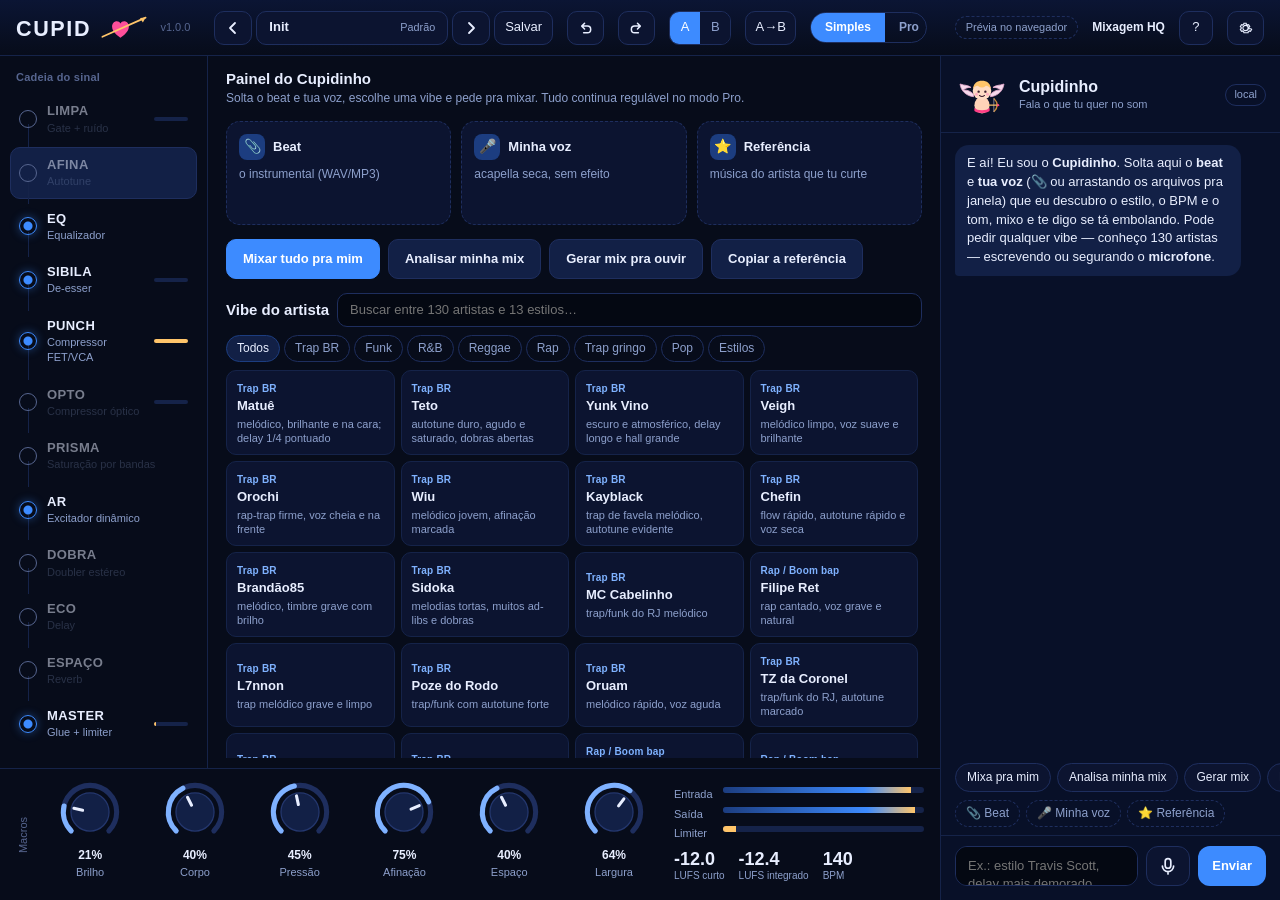
<file: ui/index.html>
<!doctype html>
<html lang="pt-BR">
<head>
<meta charset="utf-8">
<meta name="viewport" content="width=device-width, initial-scale=1">
<title>CUPIDO</title>
<link rel="stylesheet" href="styles.css">
</head>
<body>
<div id="app">
  <header class="top">
    <div class="brand" title="CUPIDO — suíte vocal com IA">
      <svg class="wordmark" viewBox="0 0 168 30" aria-label="CUPIDO">
        <text x="0" y="25" fill="#E8EEFF" font-family="Segoe UI Black, Arial Black, Helvetica Neue, sans-serif" font-weight="900" font-size="27" letter-spacing="2">CUPID</text>
        <path class="heart" transform="translate(118 3) scale(1.05)" fill="#FF4F9A" d="M12 23s-10-6.2-10-13.1C2 6 4.6 3.5 7.6 3.5c2 0 3.5 1 4.4 2.6.9-1.6 2.4-2.6 4.4-2.6 3 0 5.6 2.5 5.6 6.4C22 16.8 12 23 12 23z"/>
        <path d="M108 26 L162 2" stroke="#FFC56A" stroke-width="2.2" stroke-linecap="round"/>
        <path d="M162 2 l-7 0.6 l3.6 5.4z" fill="#FFC56A"/>
      </svg>
      <span class="ver" id="ver">v1.0</span>
    </div>

    <div class="preset-bar">
      <button class="ibtn" id="presetPrev" title="Preset anterior" aria-label="Preset anterior"><svg viewBox="0 0 16 16"><path d="M10 3 5 8l5 5" fill="none" stroke="currentColor" stroke-width="1.8" stroke-linecap="round" stroke-linejoin="round"/></svg></button>
      <div class="preset-name" id="presetOpen" role="button" tabindex="0" title="Abrir presets"><b id="presetName">Init</b><small id="presetCat">Padrão</small></div>
      <button class="ibtn" id="presetNext" title="Próximo preset" aria-label="Próximo preset"><svg viewBox="0 0 16 16"><path d="m6 3 5 5-5 5" fill="none" stroke="currentColor" stroke-width="1.8" stroke-linecap="round" stroke-linejoin="round"/></svg></button>
      <button class="ibtn" id="presetSave" title="Salvar preset">Salvar</button>
    </div>

    <button class="ibtn" id="undo" title="Desfazer (Ctrl+Z)" aria-label="Desfazer"><svg viewBox="0 0 16 16"><path d="M4 6h6a3.5 3.5 0 0 1 0 7H6M4 6l3-3M4 6l3 3" fill="none" stroke="currentColor" stroke-width="1.6" stroke-linecap="round" stroke-linejoin="round"/></svg></button>
    <button class="ibtn" id="redo" title="Refazer (Ctrl+Shift+Z)" aria-label="Refazer"><svg viewBox="0 0 16 16"><path d="M12 6H6a3.5 3.5 0 0 0 0 7h4M12 6 9 3m3 3-3 3" fill="none" stroke="currentColor" stroke-width="1.6" stroke-linecap="round" stroke-linejoin="round"/></svg></button>
    <div class="ab" title="Comparar duas versões (A/B)"><button id="slotA" class="on">A</button><button id="slotB">B</button></div>
    <button class="ibtn" id="abCopy" title="Copiar a versão atual para a outra">A→B</button>

    <div class="mode-switch" role="group" aria-label="Modo da interface"><button id="viewSimple" class="on">Simples</button><button id="viewPro">Pro</button></div>
    <div class="spacer"></div>
    <span class="mode-pill" id="modePill" title="Clique para alternar"><b>Mixagem HQ</b></span>
    <button class="ibtn" id="helpBtn" title="Ajuda e atalhos" aria-label="Ajuda">?</button>
    <button class="ibtn" id="settingsBtn" title="Configurações da IA e voz" aria-label="Configurações"><svg viewBox="0 0 16 16"><path d="M8 5.2a2.8 2.8 0 1 0 0 5.6 2.8 2.8 0 0 0 0-5.6Zm5.6 3.6.9.7-1.2 2.1-1.1-.4a5 5 0 0 1-1.3.8l-.2 1.1H6.3l-.2-1.1a5 5 0 0 1-1.3-.8l-1.1.4-1.2-2.1.9-.7a5 5 0 0 1 0-1.6l-.9-.7 1.2-2.1 1.1.4c.4-.3.8-.6 1.3-.8l.2-1.1h2.4l.2 1.1c.5.2.9.5 1.3.8l1.1-.4 1.2 2.1-.9.7a5 5 0 0 1 0 1.6Z" fill="none" stroke="currentColor" stroke-width="1.2"/></svg></button>
  </header>

  <nav class="rack" id="rack" aria-label="Cadeia de processamento"></nav>

  <main class="module" id="module"></main>

  <footer class="bottom">
    <div class="macros" id="macros"></div>
    <div class="meters" id="meters">
      <div class="meter-row"><span>Entrada</span><div class="bar"><i id="mIn"></i></div></div>
      <div class="meter-row"><span>Saída</span><div class="bar"><i id="mOut"></i></div></div>
      <div class="meter-row"><span>Limiter</span><div class="bar"><i id="mLim" style="background:var(--gold)"></i></div></div>
      <div class="lufs">
        <div><b id="lufsS" class="num">–</b><small>LUFS curto</small></div>
        <div><b id="lufsI" class="num">–</b><small>LUFS integrado</small></div>
        <div><b id="bpmView" class="num">–</b><small>BPM</small></div>
      </div>
    </div>
  </footer>

  <aside class="agent" aria-label="Cupidinho, agente de IA">
    <div class="agent-head">
      <svg class="cupid" id="cupid" viewBox="0 0 64 64" aria-hidden="true">
        <g class="body">
          <path class="wing l" d="M22 34c-9-1-15-7-16-15 6 2 9 1 13 4-5 0-7 1-9 3 4 0 8 1 12 5z" fill="#F6D9EC" stroke="#E3A9CC" stroke-width="1"/>
          <path class="wing r" d="M42 34c9-1 15-7 16-15-6 2-9 1-13 4 5 0 7 1 9 3-4 0-8 1-12 5z" fill="#F6D9EC" stroke="#E3A9CC" stroke-width="1"/>
          <ellipse cx="32" cy="44" rx="9" ry="10" fill="#FFD3B8"/>
          <path d="M23 47c3 4 15 4 18 0v4c-3 3-15 3-18 0z" fill="#FF3E86"/>
          <circle cx="32" cy="27" r="11" fill="#FFDCC4"/>
          <path d="M21.5 25c0-7 5-10 10.5-10s10.5 3 10.5 10c-2-3-4-4-6-4 0 0-1 2-4.5 2S27 21 27 21c-2 0-4 1-5.5 4z" fill="#FFC56A"/>
          <circle cx="28" cy="28" r="1.4" fill="#3A1B2E"/><circle cx="36" cy="28" r="1.4" fill="#3A1B2E"/>
          <path d="M29 32.5c1.6 1.4 4.4 1.4 6 0" fill="none" stroke="#3A1B2E" stroke-width="1.2" stroke-linecap="round"/>
          <circle cx="25.5" cy="31" r="1.8" fill="#FF9DBF" opacity=".7"/><circle cx="38.5" cy="31" r="1.8" fill="#FF9DBF" opacity=".7"/>
          <path d="M46 36q8 8 0 16" fill="none" stroke="#C7893A" stroke-width="1.6"/>
          <path d="M46 36 L46 52" stroke="#F3E8F6" stroke-width=".6"/>
          <path d="M40 44h12" stroke="#FFC56A" stroke-width="1.4"/>
          <path d="M53 44l-3-2v4z" fill="#FF3E86"/>
        </g>
      </svg>
      <div>
        <h2>Cupidinho</h2>
        <p id="agentStatus">Fala o que tu quer no som</p>
      </div>
      <div class="grow"></div>
      <span class="ai-mode" id="aiMode" title="Modo do agente">local</span>
    </div>
    <div class="chat" id="chat" aria-live="polite"></div>
    <div class="chips" id="chips"></div>
    <div class="attach-row" id="attachRow" aria-label="Anexos">
      <button data-kind="beat" title="Anexar o beat (WAV/MP3)">📎 Beat</button>
      <button data-kind="voice" title="Anexar tua voz seca (acapella)">🎤 Minha voz</button>
      <button data-kind="reference" title="Anexar uma música de referência">⭐ Referência</button>
    </div>
    <div class="composer">
      <textarea id="input" placeholder="Ex.: estilo Travis Scott, delay mais demorado, analisa minha mix…" aria-label="Mensagem para o Cupidinho"></textarea>
      <button class="mic" id="micBtn" title="Segura e fala (ou tecla V)" aria-label="Comando de voz"><svg viewBox="0 0 16 16"><rect x="5.5" y="1.5" width="5" height="8.5" rx="2.5" fill="none" stroke="currentColor" stroke-width="1.5"/><path d="M3 8a5 5 0 0 0 10 0M8 13v2" fill="none" stroke="currentColor" stroke-width="1.5" stroke-linecap="round"/></svg></button>
      <button class="send" id="sendBtn">Enviar</button>
    </div>
  </aside>
</div>

<div class="overlay" id="presetModal"><div class="modal" role="dialog" aria-label="Presets"></div></div>
<div class="overlay" id="settingsModal"><div class="modal" role="dialog" aria-label="Configurações"></div></div>
<div class="overlay" id="helpModal"><div class="modal" role="dialog" aria-label="Ajuda"></div></div>
<div class="toast" id="toast"></div>
<div class="drop-overlay" id="dropOverlay">
  <div data-kind="beat"><b>📎 Beat</b><small>solta aqui</small></div>
  <div data-kind="voice"><b>🎤 Minha voz</b><small>acapella seca</small></div>
  <div data-kind="reference"><b>⭐ Referência</b><small>música do artista</small></div>
</div>

<script src="params.js"></script>
<script src="presets.js"></script>
<script src="knowledge.js"></script>
<script src="bridge.js"></script>
<script src="agent.js"></script>
<script src="app.js"></script>
</body>
</html>
</file>
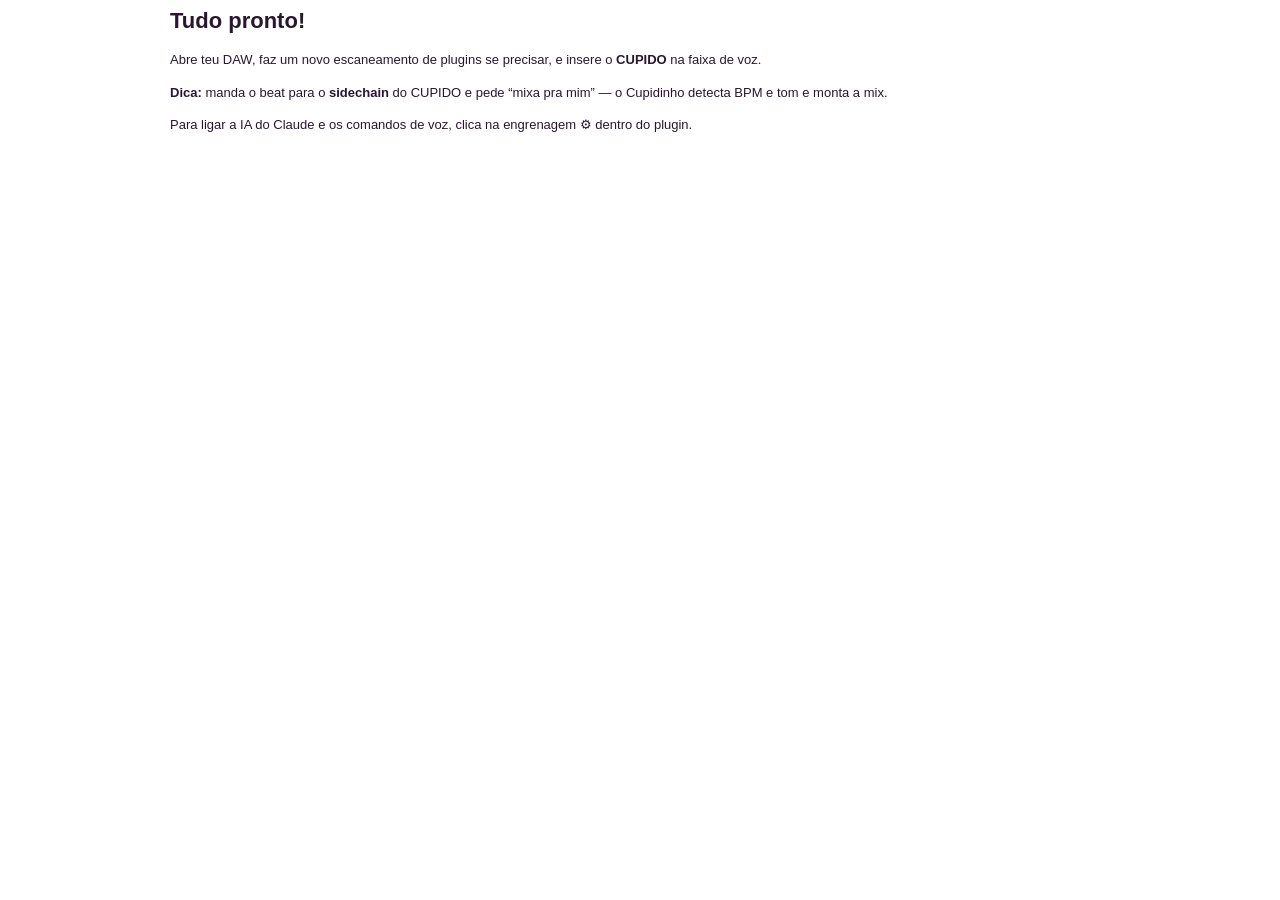
<file: installer/macos/conclusion.html>
<!doctype html>
<html lang="pt-BR"><head><meta charset="utf-8">
<style>
  body { font: 13px -apple-system, "Helvetica Neue", sans-serif; color: #2a1630; margin: 0 0 0 170px; line-height: 1.5; }
  @media (prefers-color-scheme: dark) { body { color: #F3E8F6; } }
  h1 { font-size: 22px; margin: 4px 0 6px; } code { background: #0001; padding: 1px 4px; border-radius: 4px; }
</style></head>
<body>
  <h1>Tudo pronto!</h1>
  <p>Abre teu DAW, faz um novo escaneamento de plugins se precisar, e insere o <b>CUPIDO</b> na faixa de voz.</p>
  <p><b>Dica:</b> manda o beat para o <b>sidechain</b> do CUPIDO e pede “mixa pra mim” — o Cupidinho detecta BPM e tom e monta a mix.</p>
  <p>Para ligar a IA do Claude e os comandos de voz, clica na engrenagem ⚙ dentro do plugin.</p>
</body></html>
</file>
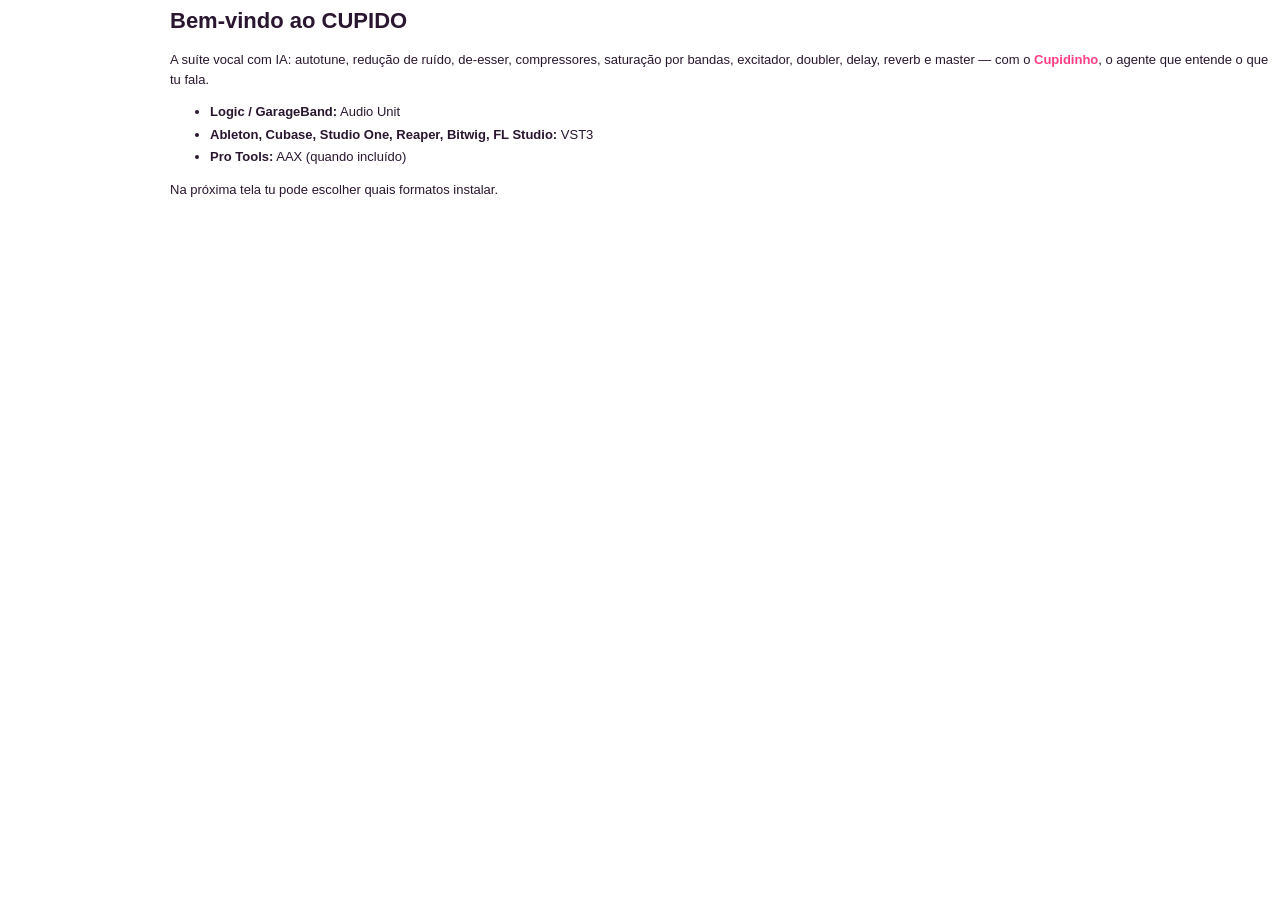
<file: installer/macos/welcome.html>
<!doctype html>
<html lang="pt-BR"><head><meta charset="utf-8">
<style>
  body { font: 13px -apple-system, "Helvetica Neue", sans-serif; color: #2a1630; margin: 0 0 0 170px; line-height: 1.5; }
  @media (prefers-color-scheme: dark) { body { color: #F3E8F6; } }
  h1 { font-size: 22px; margin: 4px 0 6px; } .rose { color: #FF3E86; }
  li { margin: 3px 0; }
</style></head>
<body>
  <h1>Bem-vindo ao CUPIDO</h1>
  <p>A suíte vocal com IA: autotune, redução de ruído, de-esser, compressores, saturação por bandas, excitador, doubler, delay, reverb e master — com o <b class="rose">Cupidinho</b>, o agente que entende o que tu fala.</p>
  <ul>
    <li><b>Logic / GarageBand:</b> Audio Unit</li>
    <li><b>Ableton, Cubase, Studio One, Reaper, Bitwig, FL Studio:</b> VST3</li>
    <li><b>Pro Tools:</b> AAX (quando incluído)</li>
  </ul>
  <p>Na próxima tela tu pode escolher quais formatos instalar.</p>
</body></html>
</file>
<file: ui/styles.css>
/* =============================================================================
   CUPIDO — interface
   Paleta: vinho-noite + rosa "flecha" (ação/controle) + ouro (só para o que a IA mexeu)
   ============================================================================= */
:root {
  /* Tema azul-noite: azul elétrico = controle/ação, ouro = o que a IA mexeu, rosa = só o coração do Cupido */
  --bg:        #070C1A;
  --bg-deep:   #040812;
  --surface:   #0C1430;
  --surface-2: #122046;
  --line:      #1E2E5E;
  --line-soft: #152349;
  --rose:      #3D8BFF;
  --rose-soft: #7FB2FF;
  --rose-dim:  #1C3D80;
  --pink:      #FF4F9A;
  --cyan:      #4FD8FF;
  --gold:      #FFC56A;
  --gold-dim:  #8A6328;
  --text:      #E8EEFF;
  --muted:     #8DA0CC;
  --faint:     #56658F;
  --ok:        #5BE3A8;
  --warn:      #FF9F5A;
  --bad:       #FF6B7A;
  --radius-l: 14px; --radius-m: 10px; --radius-s: 6px;
  --font: "Segoe UI Variable Text", "Segoe UI", -apple-system, BlinkMacSystemFont, "SF Pro Text", "Helvetica Neue", Ubuntu, Cantarell, sans-serif;
  --font-display: "Segoe UI Variable Display", "Segoe UI", -apple-system, "SF Pro Display", "Helvetica Neue", sans-serif;
  color-scheme: dark;
}

* { box-sizing: border-box; }
html, body { margin: 0; height: 100%; background: var(--bg); color: var(--text); font: 13px/1.4 var(--font); overflow: hidden;
  -webkit-font-smoothing: antialiased; user-select: none; -webkit-user-select: none; }
button, input, select, textarea { font: inherit; color: inherit; }
:focus-visible { outline: 2px solid var(--rose-soft); outline-offset: 2px; }
.num { font-variant-numeric: tabular-nums; }

/* ---------------- layout principal ---------------- */
#app { display: grid; height: 100vh; grid-template-rows: 56px 1fr 132px; grid-template-columns: 208px 1fr 340px;
  grid-template-areas: "top top top" "rack main agent" "bottom bottom agent"; }
header.top { grid-area: top; display: flex; align-items: center; gap: 14px; padding: 0 16px; border-bottom: 1px solid var(--line-soft);
  background: linear-gradient(180deg, #0B1534, var(--bg)); }
nav.rack { grid-area: rack; padding: 12px 10px; border-right: 1px solid var(--line-soft); overflow-y: auto; }
main.module { grid-area: main; display: flex; flex-direction: column; min-width: 0; padding: 14px 18px 10px; overflow-y: auto; }
aside.agent { grid-area: agent; border-left: 1px solid var(--line-soft); display: flex; flex-direction: column; min-height: 0; background: #081028; }
footer.bottom { grid-area: bottom; display: grid; grid-template-columns: 1fr 250px; gap: 14px; padding: 10px 16px; border-top: 1px solid var(--line-soft); }

/* ---------------- topo ---------------- */
.brand { display: flex; align-items: center; gap: 10px; }
.brand svg.wordmark { height: 24px; }
.brand .ver { color: var(--faint); font-size: 11px; }
.preset-bar { display: flex; align-items: center; gap: 4px; margin-left: 10px; flex: 0 1 360px; min-width: 200px; }
.preset-name { flex: 1; min-width: 0; height: 34px; padding: 0 12px; border-radius: var(--radius-m); background: var(--surface); border: 1px solid var(--line);
  display: flex; align-items: center; justify-content: space-between; cursor: pointer; }
.preset-name b { font-weight: 600; white-space: nowrap; overflow: hidden; text-overflow: ellipsis; }
.preset-name small { color: var(--muted); margin-left: 8px; white-space: nowrap; }
.ibtn { height: 34px; min-width: 34px; padding: 0 10px; border-radius: var(--radius-m); border: 1px solid var(--line); background: var(--surface);
  cursor: pointer; display: inline-flex; align-items: center; justify-content: center; gap: 6px; color: var(--text); }
.ibtn:hover { border-color: var(--rose-dim); background: var(--surface-2); }
.ibtn.on { border-color: var(--rose); color: var(--rose-soft); }
.ibtn svg { width: 16px; height: 16px; }
.spacer { flex: 1; }
.ab { display: inline-flex; border: 1px solid var(--line); border-radius: var(--radius-m); overflow: hidden; }
.ab button { border: 0; background: var(--surface); height: 32px; width: 32px; cursor: pointer; color: var(--muted); }
.ab button.on { background: var(--rose); color: #fff; }
.mode-pill { font-size: 12px; color: var(--muted); }
.mode-pill b { color: var(--text); font-weight: 600; }

/* ---------------- rack (cadeia) ---------------- */
.rack h2 { font-size: 11px; font-weight: 600; color: var(--faint); margin: 2px 6px 8px; letter-spacing: .02em; }
.tile { position: relative; display: grid; grid-template-columns: 20px 1fr auto; align-items: center; gap: 8px; padding: 8px 8px; border-radius: var(--radius-m);
  cursor: pointer; border: 1px solid transparent; margin-bottom: 2px; }
.tile:hover { background: var(--surface); }
.tile.sel { background: var(--surface-2); border-color: var(--line); }
.tile .pw { width: 18px; height: 18px; border-radius: 50%; border: 1.5px solid var(--faint); background: transparent; cursor: pointer; padding: 0; position: relative; }
.tile .pw.on { border-color: var(--rose); background: radial-gradient(circle at 50% 50%, var(--rose) 0 4px, transparent 5px); box-shadow: 0 0 10px #3d8bff66; }
.tile .nm { font-weight: 650; font-size: 13px; letter-spacing: .03em; }
.tile .sb { display: block; font-size: 11px; color: var(--muted); font-weight: 400; letter-spacing: 0; }
.tile .gr { width: 34px; height: 4px; border-radius: 2px; background: var(--line-soft); overflow: hidden; }
.tile .gr i { display: block; height: 100%; width: 0; background: var(--gold); }
.tile.off .nm, .tile.off .sb { opacity: .5; }
.tile.ai-hit { animation: hit 1.4s ease-out; }
@keyframes hit { 0% { box-shadow: 0 0 0 0 #ffc56acc; background: #2a2210; } 100% { box-shadow: 0 0 0 10px #ffc56a00; } }
.chain-line { position: absolute; left: 17px; top: 30px; bottom: -6px; width: 1px; background: var(--line-soft); }

/* ---------------- painel do módulo ---------------- */
.mod-head { display: flex; align-items: baseline; gap: 12px; margin-bottom: 10px; }
.mod-head h1 { font: 700 26px/1 var(--font-display); letter-spacing: .04em; margin: 0; }
.mod-head p { margin: 0; color: var(--muted); max-width: 60ch; }
.mod-head .grow { flex: 1; }
.viz-wrap { position: relative; flex: 1 1 auto; min-height: 200px; border-radius: var(--radius-l); background: var(--bg-deep); border: 1px solid var(--line-soft); overflow: hidden; }
.viz-wrap canvas { position: absolute; inset: 0; width: 100%; height: 100%; }
.viz-wrap .viz-legend { position: absolute; left: 12px; top: 10px; font-size: 11px; color: var(--muted); display: flex; gap: 14px; pointer-events: none; }
.viz-wrap .viz-legend i { display: inline-block; width: 10px; height: 2px; vertical-align: middle; margin-right: 5px; }
.viz-wrap .big-readout { position: absolute; right: 14px; top: 10px; text-align: right; pointer-events: none; }
.big-readout .v { font: 600 30px/1 var(--font-display); }
.big-readout .l { font-size: 11px; color: var(--muted); }
.groups { display: flex; flex-wrap: wrap; gap: 12px; margin-top: 12px; padding-bottom: 4px; flex: 0 0 auto; }
.group { background: var(--surface); border: 1px solid var(--line-soft); border-radius: var(--radius-l); padding: 10px 12px 12px; flex: 0 0 auto; }
.group-head { display: flex; align-items: center; gap: 8px; margin-bottom: 8px; min-height: 22px; }
.group-head h3 { margin: 0; font-size: 12px; font-weight: 600; color: var(--muted); }
.group-head .grow { flex: 1; }
.controls { display: flex; gap: 6px; align-items: flex-start; flex-wrap: wrap; max-width: 760px; }

/* knob */
.knob { width: 74px; display: flex; flex-direction: column; align-items: center; gap: 2px; cursor: ns-resize; touch-action: none; }
.knob svg { width: 52px; height: 52px; overflow: visible; }
.knob .track { stroke: var(--line); }
.knob .arc { stroke: var(--rose); transition: stroke .4s; }
.knob.ai .arc { stroke: var(--gold); }
.knob .cap { fill: var(--surface-2); stroke: #24376E; }
.knob .ptr { stroke: var(--text); }
.knob .lbl { font-size: 11px; color: var(--muted); text-align: center; line-height: 1.15; min-height: 26px; }
.knob .val { font-size: 12px; font-weight: 600; font-variant-numeric: tabular-nums; cursor: text; padding: 0 4px; border-radius: 4px; }
.knob .val:hover { background: var(--surface-2); }
.knob input.edit { width: 64px; text-align: center; background: var(--bg-deep); border: 1px solid var(--rose); border-radius: 4px; padding: 1px; font-size: 12px; }
.knob.big { width: 92px; } .knob.big svg { width: 66px; height: 66px; }

/* toggle */
.toggle { background: none; border: 0; padding: 0; display: inline-flex; align-items: center; gap: 8px; cursor: pointer; font-size: 12px; color: var(--muted); }
.toggle .sw { width: 32px; height: 18px; border-radius: 9px; background: var(--line); position: relative; transition: background .15s; flex: 0 0 auto; }
.toggle .sw::after { content: ""; position: absolute; top: 2px; left: 2px; width: 14px; height: 14px; border-radius: 50%; background: var(--muted); transition: transform .15s, background .15s; }
.toggle.on .sw { background: var(--rose-dim); } .toggle.on .sw::after { transform: translateX(14px); background: var(--rose); }
.toggle.on { color: var(--text); }

/* escolha segmentada */
.seg { display: flex; flex-direction: column; gap: 4px; }
.seg .lbl { font-size: 11px; color: var(--muted); }
.seg .opts { display: flex; flex-wrap: wrap; gap: 3px; max-width: 360px; }
.seg button { border: 1px solid var(--line); background: var(--bg-deep); color: var(--muted); border-radius: var(--radius-s); padding: 4px 8px; cursor: pointer; font-size: 12px; }
.seg button:hover { color: var(--text); }
.seg button.on { background: var(--rose); border-color: var(--rose); color: #fff; }
.seg.ai button.on { background: var(--gold); border-color: var(--gold); color: #2a1600; }
.select { display: flex; flex-direction: column; gap: 4px; }
.select .lbl { font-size: 11px; color: var(--muted); }
.select select { background: var(--bg-deep); border: 1px solid var(--line); border-radius: var(--radius-s); padding: 5px 8px; min-width: 110px; }

/* teclado de tons (AFINA) */
.keys { display: flex; gap: 3px; }
.keys button { width: 34px; height: 42px; border-radius: 6px; border: 1px solid var(--line); cursor: pointer; font-size: 11px; font-weight: 600; padding-top: 18px; }
.keys button.w { background: #DCE6FF; color: #1B2A55; }
.keys button.b { background: #0D1636; color: var(--muted); }
.keys button.on { background: var(--rose); color: #fff; border-color: var(--rose); }
.keys button.inscale:not(.on) { box-shadow: inset 0 -3px 0 var(--rose-soft); }

/* ---------------- rodapé ---------------- */
.macros { display: flex; gap: 6px; align-items: center; justify-content: space-between; }
.macros .knob.big .arc { stroke: var(--rose-soft); }
.macro-title { writing-mode: vertical-rl; transform: rotate(180deg); font-size: 11px; color: var(--faint); }
.meters { display: grid; grid-template-columns: auto 1fr; gap: 4px 10px; align-content: center; }
.meter-row { display: contents; }
.meter-row span { font-size: 11px; color: var(--muted); }
.bar { height: 6px; border-radius: 3px; background: var(--line-soft); position: relative; overflow: hidden; }
.bar i { position: absolute; left: 0; top: 0; bottom: 0; width: 0; background: linear-gradient(90deg, var(--rose-dim), var(--rose) 75%, var(--gold)); }
.lufs { display: flex; gap: 14px; margin-top: 4px; grid-column: 1 / -1; }
.lufs div { display: flex; flex-direction: column; }
.lufs b { font: 600 18px/1.1 var(--font-display); font-variant-numeric: tabular-nums; }
.lufs small { color: var(--muted); font-size: 10px; }

/* ---------------- agente ---------------- */
.agent-head { display: flex; align-items: center; gap: 10px; padding: 12px 14px 10px; border-bottom: 1px solid var(--line-soft); }
.cupid { width: 54px; height: 54px; flex: 0 0 auto; }
.cupid .wing { transform-origin: 50% 60%; animation: flap 2.6s ease-in-out infinite; }
.cupid .wing.r { animation-delay: .1s; }
.cupid.busy .wing { animation-duration: .5s; }
.cupid .body { animation: float 4s ease-in-out infinite; }
@keyframes flap { 0%,100% { transform: rotate(0deg); } 50% { transform: rotate(-14deg); } }
@keyframes float { 0%,100% { transform: translateY(0); } 50% { transform: translateY(-2px); } }
.agent-head h2 { margin: 0; font: 700 16px/1.1 var(--font-display); }
.agent-head p { margin: 2px 0 0; font-size: 11px; color: var(--muted); }
.agent-head .grow { flex: 1; }
.ai-mode { font-size: 11px; padding: 2px 8px; border-radius: 999px; border: 1px solid var(--line); color: var(--muted); }
.ai-mode.claude { border-color: var(--gold-dim); color: var(--gold); }

.chat { flex: 1 1 auto; overflow-y: auto; padding: 12px 14px; display: flex; flex-direction: column; gap: 10px; user-select: text; -webkit-user-select: text; }
.msg { max-width: 92%; padding: 9px 12px; border-radius: 14px; line-height: 1.45; }
.msg.user { align-self: flex-end; background: var(--rose-dim); border-bottom-right-radius: 4px; }
.msg.bot { align-self: flex-start; background: var(--surface-2); border-bottom-left-radius: 4px; }
.msg.sys { align-self: center; font-size: 11px; color: var(--muted); background: transparent; padding: 0; text-align: center; }
.msg .changes { display: flex; flex-wrap: wrap; gap: 4px; margin-top: 8px; }
.msg .chg { font-size: 11px; padding: 2px 7px; border-radius: 999px; background: #2a2210; color: var(--gold); border: 1px solid var(--gold-dim); cursor: pointer; }
.msg .actions { margin-top: 8px; display: flex; gap: 6px; flex-wrap: wrap; }
.msg .actions button { font-size: 11px; border: 1px solid var(--line); background: var(--bg-deep); color: var(--text); border-radius: 999px; padding: 3px 10px; cursor: pointer; }
.msg .actions button:hover { border-color: var(--rose); }
.analysis-card { margin-top: 8px; display: grid; grid-template-columns: repeat(3, 1fr); gap: 6px; }
.analysis-card div { background: var(--bg-deep); border-radius: 8px; padding: 6px 8px; }
.analysis-card b { display: block; font: 600 16px/1.1 var(--font-display); }
.analysis-card small { color: var(--muted); font-size: 10px; }
.balance { grid-column: 1 / -1; display: flex; align-items: flex-end; gap: 3px; height: 40px; padding: 6px 8px !important; }
.balance i { flex: 1; background: var(--rose-soft); border-radius: 2px 2px 0 0; min-height: 2px; }
.typing span { display: inline-block; width: 6px; height: 6px; border-radius: 50%; background: var(--muted); margin-right: 3px; animation: blink 1s infinite; }
.typing span:nth-child(2) { animation-delay: .15s; } .typing span:nth-child(3) { animation-delay: .3s; }
@keyframes blink { 0%,100% { opacity: .25; } 50% { opacity: 1; } }

.chips { display: flex; gap: 6px; padding: 0 14px 8px; overflow-x: auto; flex: 0 0 auto; }
.chips button { flex: 0 0 auto; font-size: 12px; border: 1px solid var(--line); background: var(--surface); border-radius: 999px; padding: 5px 11px; cursor: pointer; color: var(--text); }
.chips button:hover { border-color: var(--rose); }
.composer { display: flex; gap: 8px; padding: 10px 14px 14px; border-top: 1px solid var(--line-soft); align-items: flex-end; }
.composer textarea { flex: 1; resize: none; height: 40px; max-height: 110px; background: var(--bg-deep); border: 1px solid var(--line); border-radius: 12px; padding: 10px 12px; outline: none; user-select: text; -webkit-user-select: text; }
.composer textarea:focus { border-color: var(--rose-dim); }
.mic { width: 44px; height: 40px; border-radius: 12px; border: 1px solid var(--line); background: var(--surface); cursor: pointer; display: flex; align-items: center; justify-content: center; position: relative; color: var(--text); }
.mic svg { width: 18px; height: 18px; }
.mic.rec { background: var(--rose); border-color: var(--rose); color: #fff; }
.mic.rec::before { content: ""; position: absolute; inset: -4px; border-radius: 15px; border: 2px solid var(--rose); opacity: calc(.2 + var(--lvl, 0) * 2); }
.send { height: 40px; padding: 0 14px; border-radius: 12px; border: 0; background: var(--rose); color: #fff; font-weight: 600; cursor: pointer; }

/* flecha que voa até o módulo quando a IA muda algo */
.arrow-fly { position: fixed; z-index: 50; width: 64px; height: 14px; pointer-events: none; transform-origin: 100% 50%; }

/* ---------------- modais ---------------- */
.overlay { position: fixed; inset: 0; background: #02050dcc; display: none; align-items: center; justify-content: center; z-index: 40; }
.overlay.show { display: flex; }
.modal { width: min(640px, 92vw); max-height: 86vh; overflow-y: auto; background: var(--surface); border: 1px solid var(--line); border-radius: 18px; padding: 20px 22px; user-select: text; -webkit-user-select: text; }
.modal h2 { margin: 0 0 4px; font: 700 20px/1.2 var(--font-display); }
.modal h3 { margin: 18px 0 6px; font-size: 13px; color: var(--rose-soft); font-weight: 600; }
.modal p { color: var(--muted); margin: 4px 0 8px; }
.modal label { display: block; font-size: 12px; color: var(--muted); margin: 10px 0 4px; }
.modal input[type=text], .modal input[type=password], .modal select { width: 100%; background: var(--bg-deep); border: 1px solid var(--line); border-radius: 8px; padding: 8px 10px; }
.modal .row { display: flex; gap: 10px; } .modal .row > * { flex: 1; }
.modal .foot { display: flex; justify-content: flex-end; gap: 8px; margin-top: 18px; }
.btn { height: 34px; padding: 0 14px; border-radius: 10px; border: 1px solid var(--line); background: var(--surface-2); cursor: pointer; color: var(--text); }
.btn.primary { background: var(--rose); border-color: var(--rose); color: #fff; font-weight: 600; }
.btn.link { border: 0; background: none; color: var(--rose-soft); padding: 0; height: auto; text-decoration: underline; cursor: pointer; }
.note { font-size: 12px; padding: 8px 10px; border-radius: 8px; background: var(--bg-deep); color: var(--muted); }
.note.ok { color: var(--ok); } .note.err { color: var(--warn); }

.preset-list { display: grid; grid-template-columns: 170px 1fr; gap: 12px; min-height: 340px; }
.preset-cats button { display: block; width: 100%; text-align: left; border: 0; background: none; padding: 7px 10px; border-radius: 8px; cursor: pointer; color: var(--muted); }
.preset-cats button.on { background: var(--surface-2); color: var(--text); }
.preset-items { display: flex; flex-direction: column; gap: 4px; max-height: 420px; overflow-y: auto; }
.preset-item { padding: 9px 12px; border-radius: 10px; background: var(--bg-deep); cursor: pointer; border: 1px solid transparent; display: flex; gap: 10px; align-items: center; }
.preset-item:hover { border-color: var(--rose-dim); }
.preset-item.on { border-color: var(--rose); }
.preset-item b { font-weight: 600; } .preset-item p { margin: 1px 0 0; font-size: 11px; }
.preset-item .grow { flex: 1; }
.preset-item .del { border: 0; background: none; color: var(--faint); cursor: pointer; }
.preview-banner { font-size: 11px; color: var(--muted); border: 1px dashed var(--line); border-radius: 999px; padding: 3px 10px; white-space: nowrap; }
.toast { position: fixed; left: 50%; top: 66px; transform: translateX(-50%); background: var(--surface-2); border: 1px solid var(--line); padding: 8px 16px; border-radius: 10px; z-index: 60;
  opacity: 0; transition: opacity .2s; pointer-events: none; }
.toast.show { opacity: 1; }

/* ---------------- responsivo (janela pequena / preview mobile) ---------------- */
@media (max-width: 1100px) {
  #app { grid-template-columns: 180px 1fr 300px; }
  .knob { width: 66px; }
}
@media (max-width: 860px) {
  html, body { overflow: auto; }
  #app { height: auto; min-height: 100vh; grid-template-columns: minmax(0, 1fr); grid-template-rows: auto auto auto auto auto;
    grid-template-areas: "top" "rack" "main" "bottom" "agent"; }
  header.top { flex-wrap: wrap; height: auto; padding: 10px 16px; gap: 8px; }
  .preset-bar { order: 5; flex: 1 1 100%; margin-left: 0; min-width: 0; }
  .brand .ver, .preview-banner, .mode-pill { display: none; }
  .mod-head { flex-wrap: wrap; } .mod-head p { flex: 1 1 100%; }
  .viz-wrap { min-height: 240px; }
  .group { flex: 1 1 100%; }
  .macros { justify-content: flex-start; } .macro-title { display: none; }
  body, #app { max-width: 100vw; overflow-x: hidden; }
  nav.rack { display: flex; overflow-x: auto; border-right: 0; border-bottom: 1px solid var(--line-soft); }
  nav.rack h2, .chain-line { display: none; }
  .tile { flex: 0 0 auto; grid-template-columns: 20px auto; } .tile .gr { display: none; }
  main.module { min-height: 560px; }
  footer.bottom { grid-template-columns: 1fr; }
  .macros { flex-wrap: wrap; }
  aside.agent { min-height: 520px; border-left: 0; }
}
@media (prefers-reduced-motion: reduce) {
  *, *::before, *::after { animation: none !important; transition: none !important; }
}

/* =================== v2: modo simples, anexos, cards da IA =================== */
.mode-switch { display: inline-flex; border: 1px solid var(--line); border-radius: 999px; overflow: hidden; }
.mode-switch button { border: 0; background: transparent; color: var(--muted); padding: 6px 14px; cursor: pointer; font-weight: 600; font-size: 12px; }
.mode-switch button.on { background: var(--rose); color: #fff; }
.simple { display: flex; flex-direction: column; gap: 14px; min-height: 0; }
.simple h2 { font: 700 15px/1.2 var(--font-display); margin: 0; }
.simple .sub { color: var(--muted); font-size: 12px; margin: 2px 0 0; }
.drops { display: grid; grid-template-columns: repeat(3, minmax(0, 1fr)); gap: 10px; }
.drop { position: relative; border: 1.5px dashed var(--line); border-radius: var(--radius-l); padding: 12px; background: var(--surface); cursor: pointer; min-height: 104px;
  display: flex; flex-direction: column; gap: 6px; transition: border-color .15s, background .15s; }
.drop:hover, .drop.over { border-color: var(--rose); background: var(--surface-2); }
.drop.has { border-style: solid; border-color: var(--rose-dim); }
.drop .dt { display: flex; align-items: center; gap: 8px; font-weight: 650; }
.drop .dt i { width: 26px; height: 26px; border-radius: 8px; display: grid; place-items: center; background: var(--rose-dim); color: var(--rose-soft); font-style: normal; font-size: 14px; }
.drop .dn { color: var(--muted); font-size: 12px; white-space: nowrap; overflow: hidden; text-overflow: ellipsis; }
.drop canvas { width: 100%; height: 30px; display: block; }
.drop .tags { display: flex; gap: 4px; flex-wrap: wrap; }
.drop .tags span { font-size: 11px; padding: 1px 7px; border-radius: 999px; background: var(--bg-deep); color: var(--text); border: 1px solid var(--line); }
.drop .x { position: absolute; top: 6px; right: 8px; border: 0; background: none; color: var(--faint); cursor: pointer; font-size: 14px; }
.drop.busy::after { content: "analisando…"; position: absolute; inset: 0; border-radius: inherit; background: #050913cc; display: grid; place-items: center; color: var(--rose-soft); font-weight: 600; }
.big-actions { display: flex; gap: 8px; flex-wrap: wrap; }
.big-actions .btn { height: 40px; padding: 0 16px; font-weight: 600; }
.artist-browser { display: flex; flex-direction: column; gap: 8px; min-height: 0; flex: 1 1 auto; }
.artist-browser .ab-bar { display: flex; gap: 8px; align-items: center; flex-wrap: wrap; }
.artist-browser input { flex: 1 1 200px; height: 34px; background: var(--bg-deep); border: 1px solid var(--line); border-radius: 10px; padding: 0 12px; outline: none; user-select: text; -webkit-user-select: text; }
.artist-browser input:focus { border-color: var(--rose); }
.cat-tabs { display: flex; gap: 4px; flex-wrap: wrap; }
.cat-tabs button { border: 1px solid var(--line); background: transparent; color: var(--muted); border-radius: 999px; padding: 4px 10px; cursor: pointer; font-size: 12px; }
.cat-tabs button.on { background: var(--surface-2); color: var(--text); border-color: var(--rose-dim); }
.artist-grid { display: grid; grid-template-columns: repeat(auto-fill, minmax(150px, 1fr)); gap: 6px; overflow-y: auto; min-height: 120px; max-height: 100%; padding-right: 4px; }
.acard { text-align: left; border: 1px solid var(--line-soft); background: var(--surface); border-radius: 10px; padding: 8px 10px; cursor: pointer; color: var(--text); }
.acard:hover { border-color: var(--rose); }
.acard.on { border-color: var(--gold); box-shadow: 0 0 0 1px var(--gold) inset; }
.acard b { display: block; font-size: 13px; }
.acard small { display: block; color: var(--muted); font-size: 11px; line-height: 1.3; margin-top: 2px; }
.acard .st { color: var(--rose-soft); font-size: 10px; font-weight: 600; letter-spacing: .02em; }
.attach-row { display: flex; gap: 6px; padding: 0 14px 8px; flex-wrap: wrap; }
.attach-row button { font-size: 12px; border: 1px dashed var(--line); background: transparent; color: var(--muted); border-radius: 999px; padding: 4px 10px; cursor: pointer; }
.attach-row button.has { border-style: solid; border-color: var(--rose-dim); color: var(--text); background: var(--surface); }
.drop-overlay { position: fixed; inset: 0; z-index: 70; background: #04081299; border: 3px dashed var(--rose); display: none; align-items: center; justify-content: center; gap: 12px; }
.drop-overlay.show { display: flex; }
.drop-overlay div { padding: 22px 26px; border-radius: 16px; background: var(--surface-2); border: 1px solid var(--line); text-align: center; min-width: 170px; }
.drop-overlay div.hot { border-color: var(--gold); }
.drop-overlay b { display: block; font-size: 16px; } .drop-overlay small { color: var(--muted); }
.score-card { display: grid; grid-template-columns: 76px 1fr; gap: 10px; align-items: center; margin-top: 8px; }
.score-ring { width: 76px; height: 76px; }
.score-ring text { font: 700 22px var(--font-display); fill: var(--text); }
.issue-list { margin: 8px 0 0; padding: 0; list-style: none; display: flex; flex-direction: column; gap: 4px; }
.issue-list li { font-size: 12px; padding: 6px 8px; border-radius: 8px; background: var(--bg-deep); border-left: 3px solid var(--warn); }
.issue-list li b { display: block; font-size: 12px; }
.issue-list li span { color: var(--muted); }
.player { margin-top: 8px; display: grid; gap: 6px; }
.player label { font-size: 11px; color: var(--muted); }
.player audio { width: 100%; height: 34px; }
.style-rank { display: flex; gap: 4px; flex-wrap: wrap; margin-top: 6px; }
.style-rank span { font-size: 11px; padding: 2px 8px; border-radius: 999px; background: var(--bg-deep); border: 1px solid var(--line); }
.style-rank span:first-child { border-color: var(--rose); color: var(--rose-soft); }
.dl-bar { height: 4px; border-radius: 2px; background: var(--line); overflow: hidden; margin-top: 6px; } .dl-bar i { display: block; height: 100%; background: var(--rose); width: 0; }
.wordmark .heart { fill: var(--pink); }
@media (max-width: 860px) { .drops { grid-template-columns: 1fr; } }
.mode-pill { white-space: nowrap; }
.simple { flex: 1 1 auto; }
.simple > * { flex-shrink: 0; }
.simple > .artist-browser { flex: 1 1 260px; min-height: 260px; }
.artist-browser .ab-bar, .artist-browser .cat-tabs { flex-shrink: 0; }
.artist-grid { flex: 1 1 auto; }
.score-card { align-items: start; }

.viz-wrap { min-height: 230px; }
</file>
